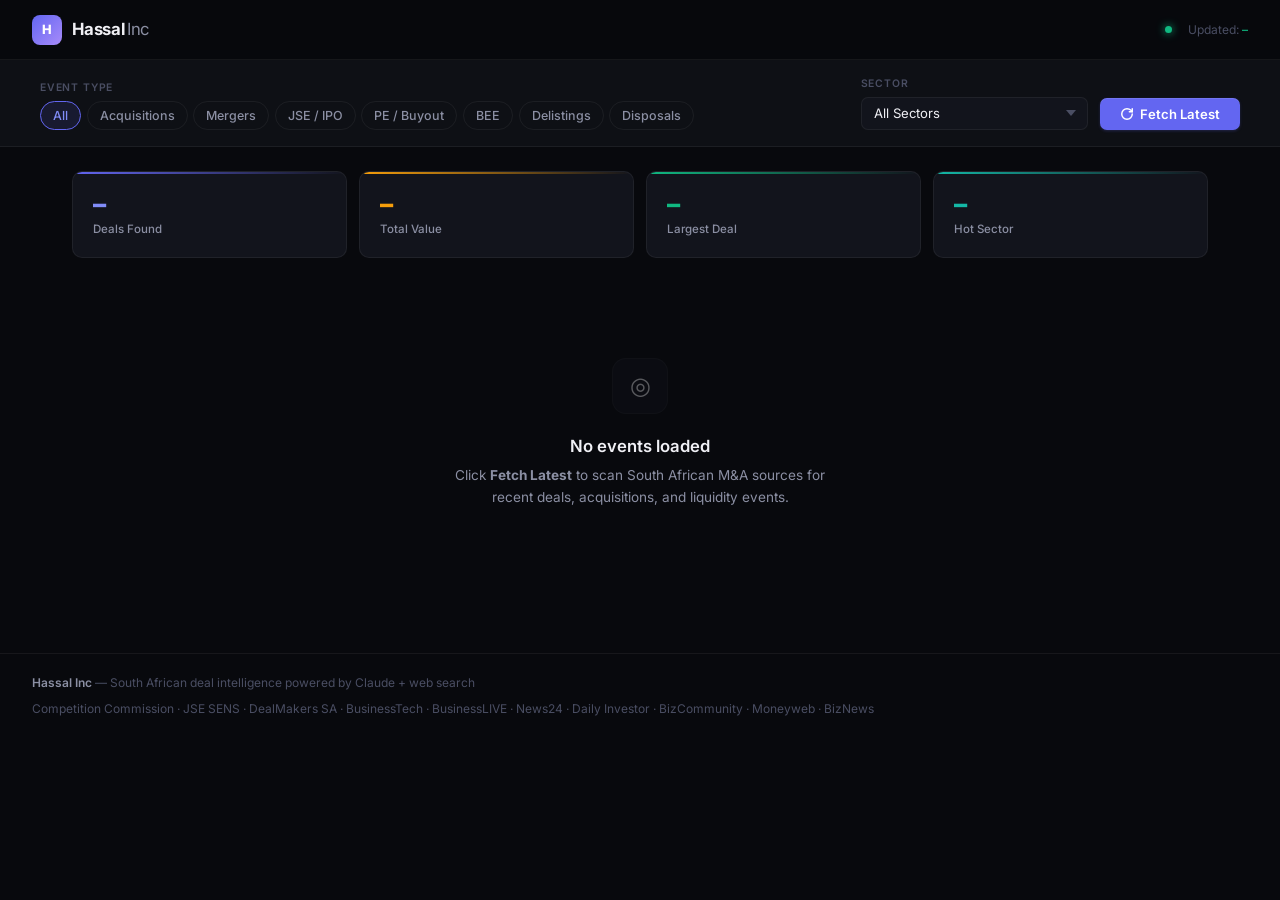
<file: public/index.html>
<!DOCTYPE html>
<html lang="en">
<head>
<meta charset="UTF-8">
<meta name="viewport" content="width=device-width, initial-scale=1.0">
<title>Hassal Inc — South African Deal Intelligence</title>
<link href="https://fonts.googleapis.com/css2?family=Inter:wght@300;400;500;600;700;800&display=swap" rel="stylesheet">
<style>
:root {
  --bg: #08090d;
  --bg2: #0e1015;
  --surface: #12141c;
  --surface2: #181b25;
  --surface3: #1e2130;
  --border: rgba(255,255,255,0.06);
  --border2: rgba(255,255,255,0.1);
  --accent: #6366f1;
  --accent-glow: rgba(99,102,241,0.12);
  --accent-light: #818cf8;
  --green: #10b981;
  --green-bg: rgba(16,185,129,0.1);
  --green-border: rgba(16,185,129,0.18);
  --red: #f43f5e;
  --red-bg: rgba(244,63,94,0.08);
  --red-border: rgba(244,63,94,0.18);
  --amber: #f59e0b;
  --amber-bg: rgba(245,158,11,0.08);
  --amber-border: rgba(245,158,11,0.18);
  --blue: #3b82f6;
  --blue-bg: rgba(59,130,246,0.08);
  --blue-border: rgba(59,130,246,0.18);
  --teal: #14b8a6;
  --teal-bg: rgba(20,184,166,0.08);
  --teal-border: rgba(20,184,166,0.18);
  --pink: #ec4899;
  --pink-bg: rgba(236,72,153,0.08);
  --pink-border: rgba(236,72,153,0.18);
  --purple: #a78bfa;
  --purple-bg: rgba(167,139,250,0.08);
  --purple-border: rgba(167,139,250,0.18);
  --text: #f0f0f5;
  --text2: #8b8fa3;
  --text3: #4a4e63;
  --r: 10px;
  --r-sm: 7px;
}

*, *::before, *::after { box-sizing: border-box; margin: 0; padding: 0; }
html { scroll-behavior: smooth; }

body {
  background: var(--bg);
  color: var(--text);
  font-family: 'Inter', -apple-system, sans-serif;
  min-height: 100vh;
  line-height: 1.5;
  -webkit-font-smoothing: antialiased;
}

/* ── HEADER ── */
.header {
  position: sticky; top: 0; z-index: 200;
  background: rgba(8,9,13,0.85);
  backdrop-filter: blur(16px); -webkit-backdrop-filter: blur(16px);
  border-bottom: 1px solid var(--border);
  padding: 0 2rem;
  height: 60px;
  display: flex; align-items: center; justify-content: space-between;
}

.logo { display: flex; align-items: center; gap: 0.65rem; text-decoration: none; }
.logo-mark {
  width: 30px; height: 30px;
  background: linear-gradient(135deg, var(--accent), var(--purple));
  border-radius: 8px;
  display: flex; align-items: center; justify-content: center;
  font-weight: 800; font-size: 0.8rem; color: white;
}
.logo-text { font-size: 1.05rem; font-weight: 700; color: var(--text); letter-spacing: -0.3px; }
.logo-text span { font-weight: 400; color: var(--text2); margin-left: 0.15rem; }

.header-right { display: flex; align-items: center; gap: 1rem; }
.header-ts { font-size: 0.75rem; color: var(--text3); }
.header-ts b { color: var(--green); font-weight: 500; }

.pulse-dot {
  width: 7px; height: 7px; border-radius: 50%;
  background: var(--green);
  box-shadow: 0 0 8px var(--green);
  animation: pulse 2.5s ease-in-out infinite;
}
@keyframes pulse { 0%,100%{opacity:1} 50%{opacity:0.35} }

/* ── CONTROLS ── */
.controls-wrap {
  background: var(--bg2);
  border-bottom: 1px solid var(--border);
  padding: 1rem 2rem;
}
.controls {
  max-width: 1200px; margin: 0 auto;
  display: flex; flex-wrap: wrap; gap: 0.75rem; align-items: flex-end;
}
.ctrl-group { display: flex; flex-direction: column; gap: 0.35rem; }
.ctrl-group.grow { flex: 1; min-width: 200px; }
.ctrl-label {
  font-size: 0.65rem; font-weight: 600; color: var(--text3);
  text-transform: uppercase; letter-spacing: 0.08em;
}

.chips { display: flex; gap: 0.35rem; flex-wrap: wrap; }
.chip {
  padding: 0.35rem 0.75rem;
  border: 1px solid var(--border);
  background: transparent;
  color: var(--text2);
  border-radius: 100px;
  font-size: 0.78rem;
  font-family: inherit;
  font-weight: 500;
  cursor: pointer;
  transition: all 0.15s;
  white-space: nowrap;
}
.chip:hover { border-color: var(--border2); color: var(--text); }
.chip.on {
  border-color: var(--accent);
  color: var(--accent-light);
  background: var(--accent-glow);
}

select {
  background: var(--surface);
  border: 1px solid var(--border);
  color: var(--text);
  padding: 0.45rem 2rem 0.45rem 0.75rem;
  border-radius: var(--r-sm);
  font-size: 0.82rem;
  font-family: inherit;
  cursor: pointer; outline: none;
  appearance: none;
  background-image: url("data:image/svg+xml,%3Csvg xmlns='http://www.w3.org/2000/svg' width='10' height='6'%3E%3Cpath d='M0 0l5 6 5-6z' fill='%234a4e63'/%3E%3C/svg%3E");
  background-repeat: no-repeat;
  background-position: right 0.65rem center;
  transition: border-color 0.15s;
}
select:focus { border-color: var(--accent); }

.fetch-btn {
  background: var(--accent);
  color: white;
  border: none;
  padding: 0.5rem 1.25rem;
  border-radius: var(--r-sm);
  font-size: 0.82rem;
  font-family: inherit;
  font-weight: 600;
  cursor: pointer;
  transition: all 0.15s;
  display: inline-flex; align-items: center; gap: 0.4rem;
  box-shadow: 0 1px 3px rgba(99,102,241,0.25), inset 0 1px 0 rgba(255,255,255,0.1);
}
.fetch-btn:hover { background: var(--accent-light); transform: translateY(-1px); box-shadow: 0 4px 12px rgba(99,102,241,0.3); }
.fetch-btn:active { transform: translateY(0); }
.fetch-btn:disabled { opacity: 0.5; cursor: not-allowed; transform: none; }
.fetch-btn svg { width: 14px; height: 14px; }

/* ── MAIN ── */
main { max-width: 1200px; margin: 0 auto; padding: 1.5rem 2rem 4rem; }

/* ── STATS ── */
.stats {
  display: grid; grid-template-columns: repeat(4, 1fr);
  gap: 0.75rem; margin-bottom: 1.25rem;
}
.stat {
  background: var(--surface);
  border: 1px solid var(--border);
  border-radius: var(--r);
  padding: 1.15rem 1.25rem;
  position: relative; overflow: hidden;
}
.stat::after {
  content: ''; position: absolute; top: 0; left: 0; right: 0; height: 2px;
}
.stat:nth-child(1)::after { background: linear-gradient(90deg, var(--accent), transparent); }
.stat:nth-child(2)::after { background: linear-gradient(90deg, var(--amber), transparent); }
.stat:nth-child(3)::after { background: linear-gradient(90deg, var(--green), transparent); }
.stat:nth-child(4)::after { background: linear-gradient(90deg, var(--teal), transparent); }

.stat-val {
  font-size: 1.65rem; font-weight: 800; letter-spacing: -0.03em;
  line-height: 1; margin-bottom: 0.3rem;
}
.stat:nth-child(1) .stat-val { color: var(--accent-light); }
.stat:nth-child(2) .stat-val { color: var(--amber); }
.stat:nth-child(3) .stat-val { color: var(--green); }
.stat:nth-child(4) .stat-val { color: var(--teal); }
.stat-lbl { font-size: 0.72rem; color: var(--text2); font-weight: 500; }

/* ── SUMMARY ── */
.summary {
  background: var(--accent-glow);
  border: 1px solid rgba(99,102,241,0.2);
  border-radius: var(--r);
  padding: 1.1rem 1.35rem;
  margin-bottom: 1.25rem;
}
.summary-hdr {
  font-size: 0.65rem; font-weight: 700; color: var(--accent-light);
  text-transform: uppercase; letter-spacing: 0.1em; margin-bottom: 0.5rem;
}
.summary-txt { font-size: 0.88rem; color: var(--text2); line-height: 1.7; }

/* ── ERROR ── */
.err-box {
  background: var(--red-bg); border: 1px solid var(--red-border); color: var(--red);
  padding: 0.85rem 1.15rem; border-radius: var(--r); font-size: 0.85rem; line-height: 1.6;
  margin-bottom: 1rem;
}

/* ── LOADER ── */
.loader { display: flex; flex-direction: column; align-items: center; padding: 5rem 0; gap: 1rem; }
.spinner {
  width: 28px; height: 28px;
  border: 2.5px solid var(--surface3);
  border-top-color: var(--accent);
  border-radius: 50%;
  animation: spin 0.6s linear infinite;
}
@keyframes spin { to { transform: rotate(360deg); } }
.loader-txt { font-size: 0.82rem; color: var(--text2); animation: fadePulse 1.5s ease-in-out infinite; }
@keyframes fadePulse { 0%,100%{opacity:0.4} 50%{opacity:1} }

/* ── FEED ── */
.feed-hdr {
  display: flex; align-items: center; justify-content: space-between;
  margin-bottom: 0.75rem;
}
.feed-lbl { font-size: 0.68rem; font-weight: 700; color: var(--text3); text-transform: uppercase; letter-spacing: 0.1em; }
.feed-count { font-size: 0.78rem; color: var(--accent-light); font-weight: 600; }

.cards { display: flex; flex-direction: column; gap: 0.5rem; }

/* ── DEAL CARD ── */
.card {
  display: grid; grid-template-columns: 3px 1fr auto;
  gap: 1rem; align-items: start;
  background: var(--surface);
  border: 1px solid var(--border);
  border-radius: var(--r);
  padding: 1.15rem 1.35rem;
  transition: all 0.2s;
  animation: fadeUp 0.3s ease forwards; opacity: 0;
}
@keyframes fadeUp { from{opacity:0;transform:translateY(6px)} to{opacity:1;transform:translateY(0)} }
.card:hover { border-color: var(--border2); background: var(--surface2); }

.card-bar { border-radius: 3px; min-height: 44px; }
.bar-acquisition { background: var(--green); }
.bar-merger { background: var(--blue); }
.bar-ipo { background: var(--teal); }
.bar-pe { background: var(--amber); }
.bar-buyout { background: var(--pink); }
.bar-bee { background: var(--purple); }
.bar-delisting { background: var(--red); }
.bar-disposal { background: var(--amber); }
.bar-restructuring { background: var(--blue); }

.card-top { display: flex; align-items: center; gap: 0.5rem; margin-bottom: 0.45rem; flex-wrap: wrap; }
.co-name { font-size: 0.95rem; font-weight: 700; color: var(--text); letter-spacing: -0.01em; }

.ev-tag {
  font-size: 0.62rem; font-weight: 700; padding: 0.15rem 0.5rem;
  border-radius: 100px; letter-spacing: 0.04em; text-transform: uppercase;
}
.tag-acquisition { background: var(--green-bg); color: var(--green); border: 1px solid var(--green-border); }
.tag-merger { background: var(--blue-bg); color: var(--blue); border: 1px solid var(--blue-border); }
.tag-ipo { background: var(--teal-bg); color: var(--teal); border: 1px solid var(--teal-border); }
.tag-pe { background: var(--amber-bg); color: var(--amber); border: 1px solid var(--amber-border); }
.tag-buyout { background: var(--pink-bg); color: var(--pink); border: 1px solid var(--pink-border); }
.tag-bee { background: var(--purple-bg); color: var(--purple); border: 1px solid var(--purple-border); }
.tag-delisting { background: var(--red-bg); color: var(--red); border: 1px solid var(--red-border); }
.tag-disposal { background: var(--amber-bg); color: var(--amber); border: 1px solid var(--amber-border); }
.tag-restructuring { background: var(--blue-bg); color: var(--blue); border: 1px solid var(--blue-border); }

.ev-desc { font-size: 0.84rem; color: var(--text2); line-height: 1.65; margin-bottom: 0.65rem; }

.ev-meta { display: flex; gap: 1.25rem; flex-wrap: wrap; }
.meta-item { display: flex; flex-direction: column; gap: 0.15rem; }
.meta-lbl { font-size: 0.62rem; font-weight: 600; color: var(--text3); text-transform: uppercase; letter-spacing: 0.06em; }
.meta-val { font-size: 0.82rem; color: var(--text); font-weight: 500; }
.meta-val.money { color: var(--green); font-weight: 700; }

.ev-date { font-size: 0.75rem; color: var(--text3); white-space: nowrap; padding-top: 0.15rem; font-weight: 500; }

/* ── VIEW TOGGLE ── */
.view-toggle { display: flex; gap: 2px; background: var(--surface); border: 1px solid var(--border); border-radius: var(--r-sm); padding: 2px; }
.vt-btn { background: none; border: none; color: var(--text3); cursor: pointer; padding: 0.3rem 0.45rem; border-radius: 5px; display: flex; align-items: center; transition: all 0.15s; }
.vt-btn:hover { color: var(--text2); }
.vt-btn.active { background: var(--surface3); color: var(--text); }

/* ── FEED FILTERS ── */
.feed-filters { display: flex; gap: 0.5rem; margin-bottom: 0.75rem; flex-wrap: wrap; }
.feed-search {
  flex: 1; min-width: 180px;
  background: var(--bg2); border: 1px solid var(--border); color: var(--text);
  padding: 0.45rem 0.75rem; border-radius: var(--r-sm);
  font-size: 0.82rem; font-family: inherit; outline: none; transition: border-color 0.15s;
}
.feed-search::placeholder { color: var(--text3); }
.feed-search:focus { border-color: var(--accent); }
.feed-filters select {
  background: var(--bg2); border: 1px solid var(--border); color: var(--text2);
  padding: 0.45rem 1.8rem 0.45rem 0.65rem; border-radius: var(--r-sm);
  font-size: 0.8rem; font-family: inherit; cursor: pointer; outline: none;
  appearance: none;
  background-image: url("data:image/svg+xml,%3Csvg xmlns='http://www.w3.org/2000/svg' width='10' height='6'%3E%3Cpath d='M0 0l5 6 5-6z' fill='%234a4e63'/%3E%3C/svg%3E");
  background-repeat: no-repeat; background-position: right 0.5rem center;
}

/* ── TABLE VIEW ── */
.deal-table {
  width: 100%; border-collapse: collapse;
  font-size: 0.82rem;
}
.deal-table th {
  text-align: left; padding: 0.6rem 0.75rem;
  font-size: 0.68rem; font-weight: 700; color: var(--text3);
  text-transform: uppercase; letter-spacing: 0.06em;
  border-bottom: 1px solid var(--border);
  background: var(--surface);
  position: sticky; top: 60px; z-index: 10;
}
.deal-table th.sortable { cursor: pointer; }
.deal-table th.sortable:hover { color: var(--accent-light); }
.deal-table th.sorted { color: var(--accent-light); }
.deal-table td {
  padding: 0.6rem 0.75rem;
  border-bottom: 1px solid var(--border);
  color: var(--text2);
  vertical-align: top;
}
.deal-table tr { transition: background 0.1s; }
.deal-table tr:hover { background: var(--surface); }
.deal-table .td-company { color: var(--text); font-weight: 600; }
.deal-table .td-value { color: var(--green); font-weight: 600; white-space: nowrap; }
.deal-table .td-date { color: var(--text3); white-space: nowrap; }

/* ── FEED FOOTER ── */
.feed-footer {
  display: flex; justify-content: space-between; align-items: center;
  margin-top: 1rem; padding-top: 0.75rem;
  border-top: 1px solid var(--border);
}
.showing-count { font-size: 0.78rem; color: var(--text3); }

/* ── EMPTY ── */
.empty { text-align: center; padding: 5rem 1rem; }
.empty-icon {
  width: 56px; height: 56px; margin: 0 auto 1.25rem;
  background: var(--surface); border: 1px solid var(--border); border-radius: 14px;
  display: flex; align-items: center; justify-content: center;
  font-size: 1.5rem; opacity: 0.35;
}
.empty-title { font-size: 1.05rem; font-weight: 600; margin-bottom: 0.4rem; }
.empty-sub { font-size: 0.85rem; color: var(--text2); max-width: 380px; margin: 0 auto; line-height: 1.6; }

/* ── FOOTER ── */
footer {
  border-top: 1px solid var(--border);
  padding: 1.25rem 2rem;
  display: flex; align-items: center; justify-content: space-between;
  font-size: 0.75rem; color: var(--text3); flex-wrap: wrap; gap: 0.5rem;
}
footer b { color: var(--text2); font-weight: 600; }

/* ── RESPONSIVE ── */
@media (max-width: 768px) {
  .header { padding: 0 1.25rem; }
  .controls-wrap { padding: 1rem 1.25rem; }
  main { padding: 1.25rem; }
  .stats { grid-template-columns: repeat(2, 1fr); }
  .card { grid-template-columns: 3px 1fr; }
  .ev-date { display: none; }
  footer { padding: 1rem 1.25rem; }
}
@media (max-width: 480px) {
  .stats { grid-template-columns: 1fr 1fr; gap: 0.5rem; }
  .stat { padding: 0.85rem; }
  .stat-val { font-size: 1.3rem; }
  .chips { gap: 0.25rem; }
  .chip { padding: 0.3rem 0.6rem; font-size: 0.72rem; }
}
</style>
</head>
<body>

<header class="header">
  <a href="/" class="logo">
    <div class="logo-mark">H</div>
    <div class="logo-text">Hassal<span>Inc</span></div>
  </a>
  <div class="header-right">
    <div class="pulse-dot"></div>
    <span class="header-ts">Updated: <b id="ts">–</b></span>
  </div>
</header>

<div class="controls-wrap">
  <div class="controls">
    <div class="ctrl-group grow">
      <div class="ctrl-label">Event Type</div>
      <div class="chips" id="chips">
        <button class="chip on" data-t="all">All</button>
        <button class="chip" data-t="acquisition">Acquisitions</button>
        <button class="chip" data-t="merger">Mergers</button>
        <button class="chip" data-t="ipo">JSE / IPO</button>
        <button class="chip" data-t="pe">PE / Buyout</button>
        <button class="chip" data-t="bee">BEE</button>
        <button class="chip" data-t="delisting">Delistings</button>
        <button class="chip" data-t="disposal">Disposals</button>
      </div>
    </div>
    <div class="ctrl-group">
      <div class="ctrl-label">Sector</div>
      <select id="sector">
        <option value="all sectors">All Sectors</option>
        <option value="technology">Technology</option>
        <option value="mining and resources">Mining & Resources</option>
        <option value="financial services">Financial Services</option>
        <option value="retail">Retail</option>
        <option value="healthcare">Healthcare</option>
        <option value="real estate and property">Real Estate & Property</option>
        <option value="agriculture">Agriculture</option>
        <option value="energy">Energy</option>
        <option value="telecommunications">Telecommunications</option>
        <option value="media">Media</option>
        <option value="construction and infrastructure">Construction & Infrastructure</option>
        <option value="manufacturing">Manufacturing</option>
        <option value="hospitality and tourism">Hospitality & Tourism</option>
        <option value="transport and logistics">Transport & Logistics</option>
      </select>
    </div>
    <div class="ctrl-group">
      <div class="ctrl-label">&nbsp;</div>
      <button class="fetch-btn" id="fetchBtn" onclick="go()">
        <svg viewBox="0 0 24 24" fill="none" stroke="currentColor" stroke-width="2.5" stroke-linecap="round" stroke-linejoin="round"><path d="M21 12a9 9 0 1 1-9-9c2.52 0 4.93 1 6.74 2.74L21 8"/><path d="M21 3v5h-5"/></svg>
        Fetch Latest
      </button>
    </div>
  </div>
</div>

<main>
  <div class="stats">
    <div class="stat"><div class="stat-val" id="sTotal">–</div><div class="stat-lbl">Deals Found</div></div>
    <div class="stat"><div class="stat-val" id="sValue">–</div><div class="stat-lbl">Total Value</div></div>
    <div class="stat"><div class="stat-val" id="sLargest">–</div><div class="stat-lbl">Largest Deal</div></div>
    <div class="stat"><div class="stat-val" id="sSector">–</div><div class="stat-lbl">Hot Sector</div></div>
  </div>

  <div class="summary" id="summaryBox" style="display:none">
    <div class="summary-hdr">Market Intelligence</div>
    <div class="summary-txt" id="summaryTxt"></div>
  </div>

  <div class="err-box" id="errBox" style="display:none"></div>

  <div class="loader" id="loader" style="display:none">
    <div class="spinner"></div>
    <div class="loader-txt" id="loaderTxt">Scanning deal intelligence…</div>
  </div>

  <div id="feed" style="display:none">
    <div class="feed-hdr">
      <span class="feed-lbl">Recent Liquidity Events</span>
      <div style="display:flex;align-items:center;gap:0.75rem;">
        <span class="feed-count" id="feedCnt"></span>
        <div class="view-toggle">
          <button class="vt-btn active" data-view="cards" onclick="setView('cards')" title="Card view">
            <svg width="14" height="14" viewBox="0 0 24 24" fill="none" stroke="currentColor" stroke-width="2"><rect x="3" y="3" width="7" height="7" rx="1"/><rect x="14" y="3" width="7" height="7" rx="1"/><rect x="3" y="14" width="7" height="7" rx="1"/><rect x="14" y="14" width="7" height="7" rx="1"/></svg>
          </button>
          <button class="vt-btn" data-view="table" onclick="setView('table')" title="Table view">
            <svg width="14" height="14" viewBox="0 0 24 24" fill="none" stroke="currentColor" stroke-width="2"><line x1="3" y1="6" x2="21" y2="6"/><line x1="3" y1="12" x2="21" y2="12"/><line x1="3" y1="18" x2="21" y2="18"/></svg>
          </button>
        </div>
      </div>
    </div>

    <div class="feed-filters" id="feedFilters">
      <input type="text" class="feed-search" id="feedSearch" placeholder="Search deals..." oninput="applyFilters()">
      <select id="feedTypeFilter" onchange="applyFilters()">
        <option value="">All types</option>
      </select>
      <select id="feedSectorFilter" onchange="applyFilters()">
        <option value="">All sectors</option>
      </select>
    </div>

    <div class="cards" id="cards"></div>
    <table class="deal-table" id="dealTable" style="display:none">
      <thead>
        <tr>
          <th class="sortable" onclick="sortTable('company')">Company</th>
          <th class="sortable" onclick="sortTable('type')">Type</th>
          <th class="sortable" onclick="sortTable('sector')">Sector</th>
          <th>Acquirer</th>
          <th class="sortable" onclick="sortTable('dealValue')">Value</th>
          <th class="sortable" onclick="sortTable('date')">Date</th>
        </tr>
      </thead>
      <tbody id="tableBody"></tbody>
    </table>

    <div class="feed-footer" id="feedFooter">
      <span class="showing-count" id="showingCount"></span>
      <button class="fetch-btn" id="loadMoreBtn" onclick="loadMore()" style="display:none">
        <svg viewBox="0 0 24 24" fill="none" stroke="currentColor" stroke-width="2.5" stroke-linecap="round" stroke-linejoin="round" width="14" height="14"><path d="M12 5v14M5 12l7 7 7-7"/></svg>
        Load More Deals
      </button>
    </div>
  </div>

  <div class="empty" id="empty">
    <div class="empty-icon">◎</div>
    <div class="empty-title">No events loaded</div>
    <div class="empty-sub">Click <strong>Fetch Latest</strong> to scan South African M&A sources for recent deals, acquisitions, and liquidity events.</div>
  </div>
</main>

<footer>
  <span><b>Hassal Inc</b> — South African deal intelligence powered by Claude + web search</span>
  <span>Competition Commission · JSE SENS · DealMakers SA · BusinessTech · BusinessLIVE · News24 · Daily Investor · BizCommunity · Moneyweb · BizNews</span>
</footer>

<script>
let activeType = 'all';
let allEvents = [];
let currentView = 'cards';
let sortCol = null;
let sortAsc = true;
let lastResult = null;

const phrases = [
  'Scanning SA deal flow…',
  'Searching M&A databases…',
  'Analyzing acquisition signals…',
  'Querying Competition Commission filings…',
  'Processing JSE SENS announcements…',
  'Checking DealMakers SA records…',
  'Compiling liquidity events…',
];

document.getElementById('chips').addEventListener('click', e => {
  const b = e.target.closest('.chip');
  if (!b) return;
  document.querySelectorAll('.chip').forEach(c => c.classList.remove('on'));
  b.classList.add('on');
  activeType = b.dataset.t;
});

function setView(view) {
  currentView = view;
  document.querySelectorAll('.vt-btn').forEach(b => b.classList.toggle('active', b.dataset.view === view));
  document.getElementById('cards').style.display = view === 'cards' ? 'flex' : 'none';
  document.getElementById('dealTable').style.display = view === 'table' ? 'table' : 'none';
  applyFilters();
}

function buildFilterOptions() {
  const types = [...new Set(allEvents.map(e => e.type).filter(Boolean))].sort();
  const sectors = [...new Set(allEvents.map(e => e.sector).filter(Boolean))].sort();
  const tf = document.getElementById('feedTypeFilter');
  const sf = document.getElementById('feedSectorFilter');
  tf.innerHTML = '<option value="">All types</option>' + types.map(t => `<option value="${t}">${t}</option>`).join('');
  sf.innerHTML = '<option value="">All sectors</option>' + sectors.map(s => `<option value="${s}">${s}</option>`).join('');
}

function applyFilters() {
  const search = document.getElementById('feedSearch').value.toLowerCase();
  const typeF = document.getElementById('feedTypeFilter').value;
  const sectorF = document.getElementById('feedSectorFilter').value;

  let filtered = allEvents.filter(ev => {
    if (typeF && ev.type !== typeF) return false;
    if (sectorF && ev.sector !== sectorF) return false;
    if (search) {
      const hay = `${ev.company} ${ev.description} ${ev.acquirer} ${ev.sector} ${ev.dealValue}`.toLowerCase();
      if (!hay.includes(search)) return false;
    }
    return true;
  });

  if (sortCol) {
    filtered.sort((a, b) => {
      const va = (a[sortCol] || '').toLowerCase();
      const vb = (b[sortCol] || '').toLowerCase();
      return sortAsc ? va.localeCompare(vb) : vb.localeCompare(va);
    });
  }

  renderCards(filtered);
  renderTable(filtered);
  document.getElementById('showingCount').textContent = `Showing ${filtered.length} of ${allEvents.length} deals`;
}

function sortTable(col) {
  if (sortCol === col) { sortAsc = !sortAsc; } else { sortCol = col; sortAsc = true; }
  document.querySelectorAll('.deal-table th').forEach(th => th.classList.remove('sorted'));
  event.target.closest('th').classList.add('sorted');
  applyFilters();
}

function renderCards(evs) {
  const cont = document.getElementById('cards');
  cont.innerHTML = '';
  evs.forEach((ev, i) => {
    const type = (ev.type || 'acquisition').toLowerCase().replace(/[^a-z]/g, '');
    const el = document.createElement('div');
    el.className = 'card';
    el.style.animationDelay = (i * 0.03) + 's';
    el.innerHTML = `
      <div class="card-bar bar-${type}"></div>
      <div>
        <div class="card-top">
          <span class="co-name">${x(ev.company)}</span>
          <span class="ev-tag tag-${type}">${x(ev.type)}</span>
        </div>
        <div class="ev-desc">${x(ev.description)}</div>
        <div class="ev-meta">
          ${ev.dealValue ? `<div class="meta-item"><div class="meta-lbl">Deal Value</div><div class="meta-val money">${x(ev.dealValue)}</div></div>` : ''}
          ${ev.acquirer && ev.acquirer !== 'N/A' ? `<div class="meta-item"><div class="meta-lbl">Acquirer</div><div class="meta-val">${x(ev.acquirer)}</div></div>` : ''}
          ${ev.sector ? `<div class="meta-item"><div class="meta-lbl">Sector</div><div class="meta-val">${x(ev.sector)}</div></div>` : ''}
        </div>
      </div>
      <div class="ev-date">${x(ev.date || '')}</div>
    `;
    cont.appendChild(el);
  });
}

function renderTable(evs) {
  const tbody = document.getElementById('tableBody');
  tbody.innerHTML = evs.map(ev => {
    const type = (ev.type || 'acquisition').toLowerCase().replace(/[^a-z]/g, '');
    return `<tr>
      <td class="td-company">${x(ev.company)}</td>
      <td><span class="ev-tag tag-${type}">${x(ev.type)}</span></td>
      <td>${x(ev.sector || '')}</td>
      <td>${x(ev.acquirer && ev.acquirer !== 'N/A' ? ev.acquirer : '–')}</td>
      <td class="td-value">${x(ev.dealValue || '–')}</td>
      <td class="td-date">${x(ev.date || '')}</td>
    </tr>`;
  }).join('');
}

async function go() {
  const btn = document.getElementById('fetchBtn');
  const sector = document.getElementById('sector').value;
  const typeStr = activeType === 'all'
    ? 'acquisitions, mergers, delistings, disposals, IPOs, private equity buyouts, BEE transactions, and leveraged buyouts'
    : activeType === 'delisting' ? 'delistings and voluntary removals from the JSE'
    : activeType === 'disposal' ? 'disposals, divestments, and asset sales'
    : activeType + 's';

  btn.disabled = true;
  btn.innerHTML = '<span class="spinner" style="width:14px;height:14px;border-width:2px;"></span> Scanning…';
  document.getElementById('loaderTxt').textContent = phrases[Math.floor(Math.random() * phrases.length)];
  show('loader'); hide('empty'); hide('feed'); hide('summaryBox'); hide('errBox');

  const today = new Date().toISOString().split('T')[0];

  const system = `SA M&A analyst. Use web search AND the Competition Commission decisions below to compile recent South African deals. Search these sources: BusinessTech, BusinessLIVE, News24 Business, Daily Investor, Business Report, BizCommunity, Moneyweb, BizNews, Fin24, JSE SENS, DealMakers SA. Return ONLY raw JSON:
{"summary":"2-3 sentences on SA deal trends","stats":{"totalDeals":0,"estimatedTotalValue":"R0","largestDeal":"","hotSector":""},"events":[{"company":"","type":"acquisition|merger|ipo|pe|buyout|bee|delisting|disposal|restructuring","description":"1-2 sentences","dealValue":"R0 or Undisclosed","sector":"","acquirer":"or N/A","date":"Mon YYYY"}]}
Return 10-15 events, mixing Competition Commission data with web search results. Only SA companies/assets. Today: ${today}.

COMPETITION COMMISSION SA MERGER DECISIONS (Jan-Apr 2026, from official PDF statements at compcom.co.za):

10 Apr: Fairfield Dairy/Ladismith Cheese—APPROVED W/CONDITIONS—Dairy|Tsebo Solutions/UCT Food Services—APPROVED W/CONDITIONS—Catering|GHN Resources/Goedehoop North Colliery(Thungela)—APPROVED—Coal Mining
02 Apr: Cape Forests/MTO Forestry+PG Bison Southern Cape—APPROVED W/CONDITIONS—Forestry/Timber|AttBid/RMB Holdings(Atterbury Property 38.5%)—APPROVED—Real Estate|WBHO Construction/Zamori 172(DPRO solar projects)—APPROVED—Construction/Renewable Energy|DHL Supply Chain/Vital Distribution+Staffing Logistics+Vital Fleet—APPROVED—Logistics
26 Mar: Midlands Mall(JBSA)/Liberty Midlands Mall(Liberty Group)—APPROVED W/CONDITIONS—Retail Property 77k sqm KZN|Super Group/Stucky Motors Chery Omoda Jaecoo Mbombela—APPROVED—Automotive|DHL/Vital Distribution—APPROVED—Logistics
11 Mar: Discovery Propco+Growthpoint/1 Discovery Place—APPROVED—Real Estate/Financial Services|Bevco(PepsiCo bottler)/Twizza—APPROVED W/CONDITIONS—Beverages/FMCG, ESOP conditions
05 Mar: TWK Investments/MTO North Lowveld forestry—APPROVED W/CONDITIONS—Forestry|CFAO Mobility/NMI Isuzu Johannesburg—APPROVED W/CONDITIONS—Automotive|Google/Wiz Inc—APPROVED—Cloud Security/Technology
27 Feb: Orient Victoria Capital+KP Partners/King Price Financial Services—APPROVED—Insurance/Fintech|IBM/Confluent Inc—APPROVED—Data Streaming/Technology|NEC Corporation/CSG Systems International—APPROVED—Telecom Software|RSI SmartCap/RSI North America(truck caps/canopies SA manufacturer)—APPROVED W/CONDITIONS—Automotive Parts
20 Feb: Epsidon Technology/Dax Data—APPROVED—ICT Distribution|Baker Hughes/Chart Industries(mine cooling systems SA)—APPROVED W/CONDITIONS—Energy Technology|Sangiro Fresh Chicken/Chickos Chicken—APPROVED—Poultry/Food|Pick n Pay Retailers/PnP Ballito Junction franchise—APPROVED—Grocery Retail|Intertoll(Gautrain)/GPR Leasing Africa(rail wagons)—APPROVED—Transport/Rail|Turner&Townsend/Profica Management—APPROVED—Construction Advisory
12 Feb: Curro Holdings/CAPMAC+Meridian Schools—APPROVED—Education|Norfund+Mahlako/Anthem Group Holdings—APPROVED—Renewable Energy(solar+wind IPP)|Exemplar REITail/Steelpoort Shopping Centre 30k sqm—APPROVED—Retail Property|Nexture(Investindustrial)/Frulact—APPROVED W/CONDITIONS—Food Ingredients Manufacturing|Vertice BidCo(Avacare/Amethis)/Vertice Medtech(Ethos PE)—APPROVED W/CONDITIONS—Healthcare Tech/Medical Devices
05 Feb: Carlyle Group/BASF Coatings Division(SA operations)—APPROVED—Chemicals/PE Buyout|Senwes Equipment/AMC Equipment(8 John Deere dealerships)—APPROVED—Agricultural Equipment|Datamine/Mineware Africa—APPROVED W/CONDITIONS—Mining Software|CDR Fund/Sealed Air Corporation—APPROVED—Packaging|Hollard Life/OMART insurance policy book(Old Mutual)—APPROVED—Insurance|BrillianceCare/L'Oréal Manufacturing Midrand—APPROVED W/CONDITIONS—Cosmetics/FMCG Manufacturing
29 Jan: Premier Group/RFG Holdings(Rhodes,Bull Brand,Squish)—APPROVED W/CONDITIONS—FMCG/Food Manufacturing,3yr no-retrenchment|GEPF(PIC)/CG Zinyana Africa(mining services+drones)—APPROVED—Mining Services|Exxaro(Cennergi)/Acciona Energy SA(solar Kathu+wind Gouda)—APPROVED—Renewable Energy|HPF Properties(Southern Sun)+Pareto(GEPF)/Sandton Sun+Convention Centre precinct—APPROVED—Hotels/Hospitality|Afrirent/Busmark 2000(in business rescue)—APPROVED—Bus Manufacturing|Redmont/Gunret Foods(KFC franchises)—APPROVED W/CONDITIONS—QSR|BrillianceCare/L'Oréal Manufacturing Midrand—APPROVED W/CONDITIONS—Cosmetics Manufacturing
22 Jan: STANLIB Infrastructure Fund II/Cassava Africa Data Centres SA—APPROVED—Digital Infrastructure/Data Centres|Super Group/Dig Earthmoving+Dig Mining+Dig Plant Hire—APPROVED—Mining Services/Plant Leasing|Motus Group/Penta Menlyn dealership(Chery,Suzuki)—APPROVED—Automotive Retail|Lone Star Fund XII/Hillenbrand Inc—APPROVED—Industrial Manufacturing/PE|Fairvest/Jozini Mall+Tugela Ferry Mall KZN—APPROVED—Retail Property`;

  try {
    const res = await fetch('/api/chat', {
      method: 'POST',
      headers: { 'Content-Type': 'application/json' },
      body: JSON.stringify({
        model: 'claude-haiku-4-5-20251001',
        max_tokens: 4000,
        system,
        messages: [{ role: 'user', content: `Find recent South African ${typeStr} in ${sector} from the last 90 days. Combine the Competition Commission decisions provided with web search results from BusinessTech, BusinessLIVE, News24 Business, Daily Investor, BizCommunity, Business Report, Moneyweb, BizNews, Fin24, JSE SENS, DealMakers SA. Include deal values where known. Return raw JSON only.` }],
        tools: [{ type: 'web_search_20250305', name: 'web_search' }]
      })
    });

    const data = await res.json();
    if (!res.ok) {
      throw new Error(data.error?.message || data.error || `HTTP ${res.status}`);
    }

    const tb = data.content.filter(b => b.type === 'text').pop();
    if (!tb?.text) throw new Error('No response received — please try again.');

    let raw = tb.text.trim().replace(/```json\n?|\n?```/g, '').trim();
    const s = raw.indexOf('{');
    if (s < 0) throw new Error('Could not parse response — please try again.');
    const result = repairJSON(raw.slice(s));
    render(result);
    document.getElementById('ts').textContent = new Date().toLocaleTimeString();

  } catch(err) {
    showErr(err.message);
    show('empty');
  } finally {
    btn.disabled = false;
    btn.innerHTML = '<svg viewBox="0 0 24 24" fill="none" stroke="currentColor" stroke-width="2.5" stroke-linecap="round" stroke-linejoin="round"><path d="M21 12a9 9 0 1 1-9-9c2.52 0 4.93 1 6.74 2.74L21 8"/><path d="M21 3v5h-5"/></svg> Fetch Latest';
    hide('loader');
  }
}

function render(d, append = false) {
  lastResult = d;
  document.getElementById('sTotal').textContent   = d.stats?.totalDeals ?? d.events?.length ?? '–';
  document.getElementById('sValue').textContent   = d.stats?.estimatedTotalValue ?? '–';
  document.getElementById('sLargest').textContent = d.stats?.largestDeal ?? '–';
  document.getElementById('sSector').textContent  = d.stats?.hotSector ?? '–';

  if (d.summary) {
    document.getElementById('summaryTxt').textContent = d.summary;
    show('summaryBox');
  }

  const evs = d.events || [];
  if (append) {
    // Deduplicate by company name
    const existing = new Set(allEvents.map(e => e.company?.toLowerCase()));
    evs.forEach(ev => {
      if (!existing.has(ev.company?.toLowerCase())) allEvents.push(ev);
    });
  } else {
    allEvents = [...evs];
  }

  document.getElementById('feedCnt').textContent = allEvents.length + ' deals';
  buildFilterOptions();
  applyFilters();

  // Show load more if stats say there are more deals
  const totalReported = d.stats?.totalDeals || 0;
  const loadMoreBtn = document.getElementById('loadMoreBtn');
  loadMoreBtn.style.display = (totalReported > allEvents.length) ? 'inline-flex' : 'none';

  show('feed');
}

async function loadMore() {
  const btn = document.getElementById('loadMoreBtn');
  btn.disabled = true;
  btn.innerHTML = '<span class="spinner" style="width:14px;height:14px;border-width:2px;"></span> Loading…';

  const today = new Date().toISOString().split('T')[0];
  const existing = allEvents.map(e => e.company).join(', ');

  try {
    const res = await fetch('/api/chat', {
      method: 'POST',
      headers: { 'Content-Type': 'application/json' },
      body: JSON.stringify({
        model: 'claude-haiku-4-5-20251001',
        max_tokens: 4000,
        system: `SA M&A analyst. Return ONLY raw JSON with more South African deals. Same format:
{"events":[{"company":"","type":"acquisition|merger|ipo|pe|buyout|bee|delisting|disposal|restructuring","description":"1-2 sentences","dealValue":"","sector":"","acquirer":"","date":""}]}
EXCLUDE these already-listed companies: ${existing}
Find DIFFERENT deals from Competition Commission SA, JSE SENS, BusinessTech, Moneyweb, BizNews, Fin24, BusinessLIVE, News24. Today: ${today}.`,
        messages: [{ role: 'user', content: `Find 10-15 MORE South African deals NOT already listed. Search for additional Competition Commission merger approvals, JSE transactions, PE deals, BEE transactions. Exclude: ${existing}. Return raw JSON only.` }],
        tools: [{ type: 'web_search_20250305', name: 'web_search' }]
      })
    });

    const data = await res.json();
    if (!res.ok) throw new Error(data.error?.message || data.error || `HTTP ${res.status}`);

    const tb = data.content.filter(b => b.type === 'text').pop();
    if (!tb?.text) throw new Error('No additional deals found.');

    let raw = tb.text.trim().replace(/```json\n?|\n?```/g, '').trim();
    const s = raw.indexOf('{'), e2 = raw.lastIndexOf('}');
    if (s < 0 || e2 < 0) throw new Error('Could not parse response.');
    const result = JSON.parse(raw.slice(s, e2 + 1));

    // Merge into existing
    const newEvs = result.events || [];
    const existingSet = new Set(allEvents.map(e => e.company?.toLowerCase()));
    newEvs.forEach(ev => {
      if (!existingSet.has(ev.company?.toLowerCase())) allEvents.push(ev);
    });

    document.getElementById('feedCnt').textContent = allEvents.length + ' deals';
    buildFilterOptions();
    applyFilters();
    document.getElementById('ts').textContent = new Date().toLocaleTimeString();

  } catch(err) {
    showErr('Load more: ' + err.message);
  } finally {
    btn.disabled = false;
    btn.innerHTML = '<svg viewBox="0 0 24 24" fill="none" stroke="currentColor" stroke-width="2.5" stroke-linecap="round" stroke-linejoin="round" width="14" height="14"><path d="M12 5v14M5 12l7 7 7-7"/></svg> Load More Deals';
    btn.style.display = 'inline-flex'; // Always show after first load-more
  }
}

function repairJSON(str) {
  // Try parsing as-is first
  try { return JSON.parse(str); } catch(e) {}

  // Truncated JSON — remove last incomplete element and close brackets
  let s = str;
  // Remove trailing incomplete object (no closing brace)
  s = s.replace(/,\s*\{[^}]*$/, '');
  // Remove trailing incomplete string value
  s = s.replace(/,\s*"[^"]*$/, '');
  // Count open brackets and close them
  let opens = 0, closes = 0;
  for (const c of s) { if (c === '[') opens++; if (c === ']') closes++; }
  for (let i = 0; i < opens - closes; i++) s += ']';
  opens = 0; closes = 0;
  for (const c of s) { if (c === '{') opens++; if (c === '}') closes++; }
  for (let i = 0; i < opens - closes; i++) s += '}';
  try { return JSON.parse(s); } catch(e) {}

  // Last resort: find the last complete event object
  const lastComplete = s.lastIndexOf('}');
  if (lastComplete > 0) {
    let truncated = s.slice(0, lastComplete + 1);
    opens = 0; closes = 0;
    for (const c of truncated) { if (c === '[') opens++; if (c === ']') closes++; }
    for (let i = 0; i < opens - closes; i++) truncated += ']';
    opens = 0; closes = 0;
    for (const c of truncated) { if (c === '{') opens++; if (c === '}') closes++; }
    for (let i = 0; i < opens - closes; i++) truncated += '}';
    try { return JSON.parse(truncated); } catch(e) {}
  }
  throw new Error('Could not parse response — please try again.');
}

function showErr(msg) { const e = document.getElementById('errBox'); e.textContent = msg; show('errBox'); }
function show(id) { document.getElementById(id).style.display = 'block'; }
function hide(id) { document.getElementById(id).style.display = 'none'; }
function x(s) {
  // Strip Claude citation tags like <cite index="1">...</cite> and <source>...</source>
  s = String(s||'').replace(/<cite[^>]*>.*?<\/cite>/gi, '').replace(/<\/?source[^>]*>/gi, '').replace(/<[^>]+>/g, '').trim();
  return s.replace(/&/g,'&amp;').replace(/</g,'&lt;').replace(/>/g,'&gt;').replace(/"/g,'&quot;');
}
</script>
</body>
</html>
</file>
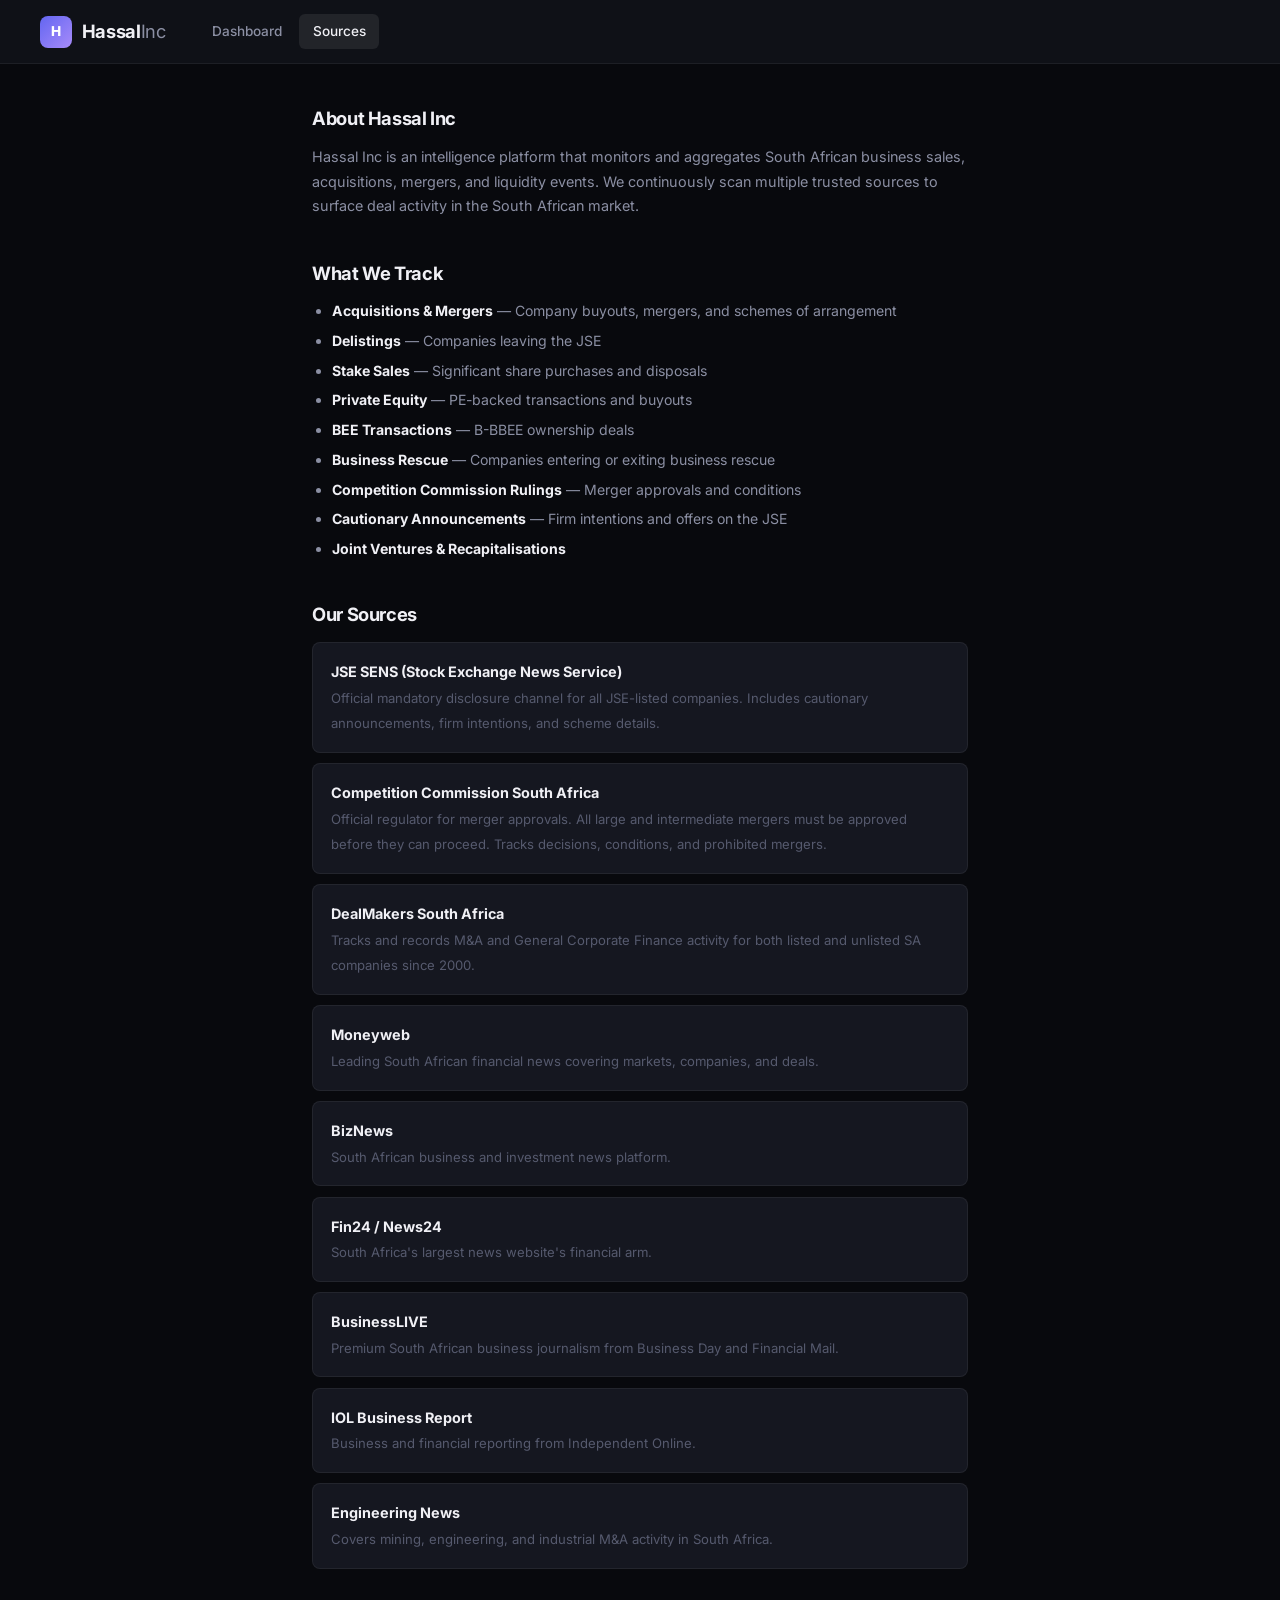
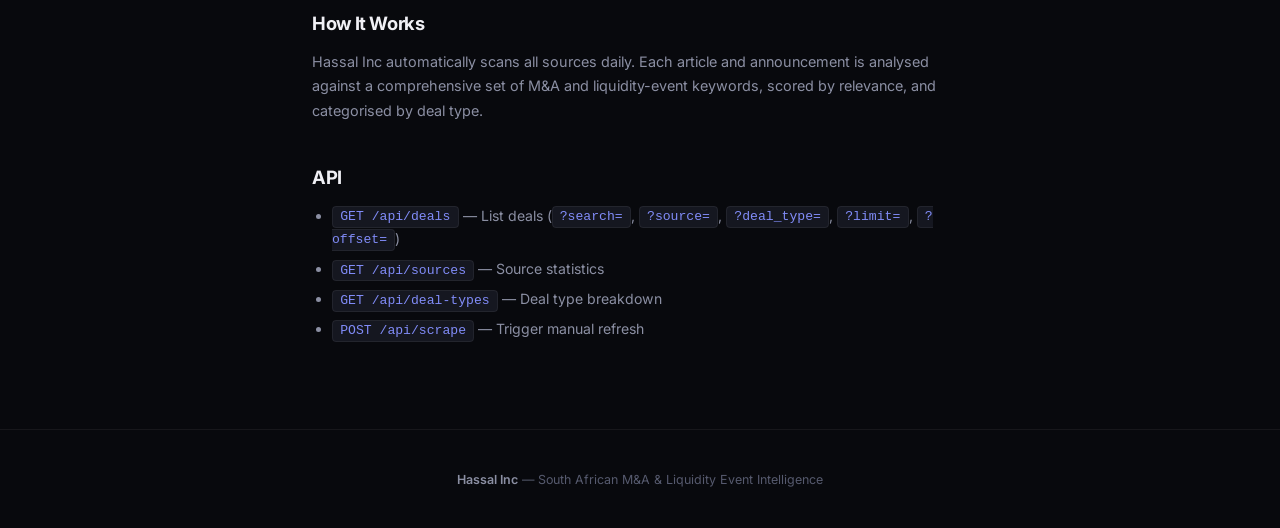
<file: templates/about.html>
<!DOCTYPE html>
<html lang="en">
<head>
    <meta charset="UTF-8">
    <meta name="viewport" content="width=device-width, initial-scale=1.0">
    <title>Sources — Hassal Inc</title>
    <link rel="stylesheet" href="/static/style.css">
</head>
<body>
    <header class="header">
        <div class="header-left">
            <a href="/" class="logo">
                <div class="logo-mark">H</div>
                <div class="logo-text">Hassal<span>Inc</span></div>
            </a>
            <nav>
                <a href="/">Dashboard</a>
                <a href="/about" class="active">Sources</a>
            </nav>
        </div>
    </header>

    <div class="about-content">
        <h2>About Hassal Inc</h2>
        <p>
            Hassal Inc is an intelligence platform that monitors and aggregates South African
            business sales, acquisitions, mergers, and liquidity events. We continuously scan
            multiple trusted sources to surface deal activity in the South African market.
        </p>

        <h2>What We Track</h2>
        <ul>
            <li><strong>Acquisitions &amp; Mergers</strong> &mdash; Company buyouts, mergers, and schemes of arrangement</li>
            <li><strong>Delistings</strong> &mdash; Companies leaving the JSE</li>
            <li><strong>Stake Sales</strong> &mdash; Significant share purchases and disposals</li>
            <li><strong>Private Equity</strong> &mdash; PE-backed transactions and buyouts</li>
            <li><strong>BEE Transactions</strong> &mdash; B-BBEE ownership deals</li>
            <li><strong>Business Rescue</strong> &mdash; Companies entering or exiting business rescue</li>
            <li><strong>Competition Commission Rulings</strong> &mdash; Merger approvals and conditions</li>
            <li><strong>Cautionary Announcements</strong> &mdash; Firm intentions and offers on the JSE</li>
            <li><strong>Joint Ventures &amp; Recapitalisations</strong></li>
        </ul>

        <h2>Our Sources</h2>

        <a class="source-link" href="https://www.jse.co.za/sens/sens-search" target="_blank">
            <strong>JSE SENS (Stock Exchange News Service)</strong><br>
            <span>Official mandatory disclosure channel for all JSE-listed companies. Includes cautionary announcements, firm intentions, and scheme details.</span>
        </a>

        <a class="source-link" href="https://www.compcom.co.za/mergers-and-acquisitions/" target="_blank">
            <strong>Competition Commission South Africa</strong><br>
            <span>Official regulator for merger approvals. All large and intermediate mergers must be approved before they can proceed. Tracks decisions, conditions, and prohibited mergers.</span>
        </a>

        <a class="source-link" href="https://www.dealmakerssouthafrica.com/" target="_blank">
            <strong>DealMakers South Africa</strong><br>
            <span>Tracks and records M&amp;A and General Corporate Finance activity for both listed and unlisted SA companies since 2000.</span>
        </a>

        <a class="source-link" href="https://www.moneyweb.co.za/" target="_blank">
            <strong>Moneyweb</strong><br>
            <span>Leading South African financial news covering markets, companies, and deals.</span>
        </a>

        <a class="source-link" href="https://www.biznews.com/" target="_blank">
            <strong>BizNews</strong><br>
            <span>South African business and investment news platform.</span>
        </a>

        <a class="source-link" href="https://www.news24.com/fin24/companies" target="_blank">
            <strong>Fin24 / News24</strong><br>
            <span>South Africa's largest news website's financial arm.</span>
        </a>

        <a class="source-link" href="https://www.businesslive.co.za/" target="_blank">
            <strong>BusinessLIVE</strong><br>
            <span>Premium South African business journalism from Business Day and Financial Mail.</span>
        </a>

        <a class="source-link" href="https://www.iol.co.za/business-report" target="_blank">
            <strong>IOL Business Report</strong><br>
            <span>Business and financial reporting from Independent Online.</span>
        </a>

        <a class="source-link" href="https://www.engineeringnews.co.za/" target="_blank">
            <strong>Engineering News</strong><br>
            <span>Covers mining, engineering, and industrial M&amp;A activity in South Africa.</span>
        </a>

        <h2>How It Works</h2>
        <p>
            Hassal Inc automatically scans all sources daily. Each article and announcement
            is analysed against a comprehensive set of M&amp;A and liquidity-event keywords,
            scored by relevance, and categorised by deal type.
        </p>

        <h2>API</h2>
        <ul>
            <li><code>GET /api/deals</code> &mdash; List deals (<code>?search=</code>, <code>?source=</code>, <code>?deal_type=</code>, <code>?limit=</code>, <code>?offset=</code>)</li>
            <li><code>GET /api/sources</code> &mdash; Source statistics</li>
            <li><code>GET /api/deal-types</code> &mdash; Deal type breakdown</li>
            <li><code>POST /api/scrape</code> &mdash; Trigger manual refresh</li>
        </ul>
    </div>

    <footer class="footer">
        <p><span class="footer-brand">Hassal Inc</span> &mdash; South African M&amp;A &amp; Liquidity Event Intelligence</p>
    </footer>
</body>
</html>
</file>
<file: static/style.css>
@import url('https://fonts.googleapis.com/css2?family=Inter:wght@300;400;500;600;700;800&display=swap');

:root {
    --bg: #08090d;
    --bg-elevated: #0f1117;
    --bg-card: #151720;
    --bg-card-hover: #1a1d2b;
    --bg-input: #111320;
    --border: rgba(255,255,255,0.06);
    --border-hover: rgba(255,255,255,0.12);
    --text: #f0f0f5;
    --text-secondary: #8b8fa3;
    --text-tertiary: #565a6e;
    --accent: #6366f1;
    --accent-glow: rgba(99,102,241,0.15);
    --accent-hover: #818cf8;
    --red: #f43f5e;
    --red-bg: rgba(244,63,94,0.1);
    --red-border: rgba(244,63,94,0.2);
    --green: #10b981;
    --green-bg: rgba(16,185,129,0.1);
    --green-border: rgba(16,185,129,0.2);
    --amber: #f59e0b;
    --amber-bg: rgba(245,158,11,0.1);
    --amber-border: rgba(245,158,11,0.2);
    --blue: #3b82f6;
    --blue-bg: rgba(59,130,246,0.1);
    --blue-border: rgba(59,130,246,0.2);
    --purple: #a78bfa;
    --purple-bg: rgba(167,139,250,0.1);
    --purple-border: rgba(167,139,250,0.2);
    --radius: 12px;
    --radius-sm: 8px;
    --radius-xs: 6px;
    --shadow: 0 1px 3px rgba(0,0,0,0.3), 0 1px 2px rgba(0,0,0,0.2);
    --shadow-lg: 0 10px 40px rgba(0,0,0,0.4);
}

* { margin: 0; padding: 0; box-sizing: border-box; }

body {
    font-family: 'Inter', -apple-system, BlinkMacSystemFont, sans-serif;
    background: var(--bg);
    color: var(--text);
    line-height: 1.6;
    -webkit-font-smoothing: antialiased;
    -moz-osx-font-smoothing: grayscale;
}

a { color: var(--accent-hover); text-decoration: none; transition: color 0.15s; }
a:hover { color: var(--text); }

/* ═══ HEADER ═══ */
.header {
    background: var(--bg-elevated);
    border-bottom: 1px solid var(--border);
    padding: 0 2.5rem;
    height: 64px;
    display: flex;
    justify-content: space-between;
    align-items: center;
    position: sticky;
    top: 0;
    z-index: 100;
    backdrop-filter: blur(12px);
    -webkit-backdrop-filter: blur(12px);
}

.header-left {
    display: flex;
    align-items: center;
    gap: 2rem;
}

.logo {
    display: flex;
    align-items: center;
    gap: 0.6rem;
}

.logo-mark {
    width: 32px;
    height: 32px;
    background: linear-gradient(135deg, var(--accent), #a78bfa);
    border-radius: 8px;
    display: flex;
    align-items: center;
    justify-content: center;
    font-weight: 800;
    font-size: 0.85rem;
    color: white;
    letter-spacing: -0.5px;
}

.logo-text {
    font-size: 1.15rem;
    font-weight: 700;
    letter-spacing: -0.3px;
    color: var(--text);
}

.logo-text span {
    font-weight: 400;
    color: var(--text-secondary);
}

nav {
    display: flex;
    gap: 0.25rem;
}

nav a {
    color: var(--text-secondary);
    font-size: 0.85rem;
    font-weight: 500;
    padding: 0.4rem 0.85rem;
    border-radius: var(--radius-xs);
    transition: all 0.15s;
}

nav a:hover {
    color: var(--text);
    background: rgba(255,255,255,0.05);
}

nav a.active {
    color: var(--text);
    background: rgba(255,255,255,0.08);
}

.header-right {
    display: flex;
    align-items: center;
    gap: 1rem;
}

.last-updated {
    font-size: 0.78rem;
    color: var(--text-tertiary);
}

.btn {
    display: inline-flex;
    align-items: center;
    gap: 0.4rem;
    padding: 0.5rem 1rem;
    border-radius: var(--radius-sm);
    border: none;
    cursor: pointer;
    font-size: 0.82rem;
    font-weight: 600;
    font-family: inherit;
    transition: all 0.15s;
    letter-spacing: -0.01em;
}

.btn-primary {
    background: var(--accent);
    color: white;
    box-shadow: 0 1px 2px rgba(99,102,241,0.3), inset 0 1px 0 rgba(255,255,255,0.1);
}

.btn-primary:hover {
    background: var(--accent-hover);
    transform: translateY(-1px);
    box-shadow: 0 4px 12px rgba(99,102,241,0.3), inset 0 1px 0 rgba(255,255,255,0.1);
}

.btn-primary:active {
    transform: translateY(0);
}

.btn-primary:disabled {
    opacity: 0.6;
    cursor: not-allowed;
    transform: none;
}

.btn svg {
    width: 14px;
    height: 14px;
}

/* ═══ HERO STATS ═══ */
.hero {
    background: var(--bg-elevated);
    border-bottom: 1px solid var(--border);
    padding: 2rem 2.5rem;
}

.hero-inner {
    max-width: 1400px;
    margin: 0 auto;
}

.hero-title {
    font-size: 0.75rem;
    font-weight: 600;
    text-transform: uppercase;
    letter-spacing: 0.08em;
    color: var(--text-tertiary);
    margin-bottom: 1.25rem;
}

.stats-grid {
    display: grid;
    grid-template-columns: repeat(4, 1fr);
    gap: 1rem;
}

.stat {
    background: var(--bg-card);
    border: 1px solid var(--border);
    border-radius: var(--radius);
    padding: 1.25rem 1.5rem;
    position: relative;
    overflow: hidden;
}

.stat::before {
    content: '';
    position: absolute;
    top: 0;
    left: 0;
    right: 0;
    height: 2px;
}

.stat:nth-child(1)::before { background: linear-gradient(90deg, var(--accent), transparent); }
.stat:nth-child(2)::before { background: linear-gradient(90deg, var(--green), transparent); }
.stat:nth-child(3)::before { background: linear-gradient(90deg, var(--amber), transparent); }
.stat:nth-child(4)::before { background: linear-gradient(90deg, var(--purple), transparent); }

.stat-value {
    font-size: 2rem;
    font-weight: 800;
    letter-spacing: -0.04em;
    line-height: 1;
    margin-bottom: 0.35rem;
}

.stat:nth-child(1) .stat-value { color: var(--accent-hover); }
.stat:nth-child(2) .stat-value { color: var(--green); }
.stat:nth-child(3) .stat-value { color: var(--amber); }
.stat:nth-child(4) .stat-value { color: var(--purple); }

.stat-label {
    font-size: 0.78rem;
    color: var(--text-secondary);
    font-weight: 500;
}

/* ═══ MAIN LAYOUT ═══ */
.container {
    max-width: 1400px;
    margin: 0 auto;
    padding: 1.5rem 2.5rem 3rem;
}

.layout {
    display: grid;
    grid-template-columns: 1fr 280px;
    gap: 1.5rem;
}

/* ═══ FILTERS ═══ */
.filters {
    display: flex;
    gap: 0.75rem;
    margin-bottom: 1.25rem;
    flex-wrap: wrap;
}

.filter-input {
    flex: 1;
    min-width: 240px;
    position: relative;
}

.filter-input svg {
    position: absolute;
    left: 0.85rem;
    top: 50%;
    transform: translateY(-50%);
    width: 16px;
    height: 16px;
    color: var(--text-tertiary);
    pointer-events: none;
}

.filter-input input {
    width: 100%;
    background: var(--bg-input);
    border: 1px solid var(--border);
    color: var(--text);
    padding: 0.6rem 0.85rem 0.6rem 2.5rem;
    border-radius: var(--radius-sm);
    font-size: 0.85rem;
    font-family: inherit;
    transition: all 0.15s;
}

.filter-input input::placeholder {
    color: var(--text-tertiary);
}

.filter-input input:focus {
    outline: none;
    border-color: var(--accent);
    box-shadow: 0 0 0 3px var(--accent-glow);
}

.filters select {
    background: var(--bg-input);
    border: 1px solid var(--border);
    color: var(--text-secondary);
    padding: 0.6rem 2rem 0.6rem 0.85rem;
    border-radius: var(--radius-sm);
    font-size: 0.85rem;
    font-family: inherit;
    cursor: pointer;
    appearance: none;
    background-image: url("data:image/svg+xml,%3Csvg xmlns='http://www.w3.org/2000/svg' width='12' height='12' viewBox='0 0 24 24' fill='none' stroke='%23565a6e' stroke-width='2' stroke-linecap='round' stroke-linejoin='round'%3E%3Cpath d='m6 9 6 6 6-6'/%3E%3C/svg%3E");
    background-repeat: no-repeat;
    background-position: right 0.7rem center;
    transition: all 0.15s;
}

.filters select:focus {
    outline: none;
    border-color: var(--accent);
    box-shadow: 0 0 0 3px var(--accent-glow);
}

/* ═══ DEAL CARDS ═══ */
.deals-list {
    display: flex;
    flex-direction: column;
    gap: 0.5rem;
}

.deal {
    background: var(--bg-card);
    border: 1px solid var(--border);
    border-radius: var(--radius);
    padding: 1.15rem 1.35rem;
    transition: all 0.2s;
    position: relative;
}

.deal:hover {
    background: var(--bg-card-hover);
    border-color: var(--border-hover);
}

.deal-top {
    display: flex;
    align-items: flex-start;
    justify-content: space-between;
    gap: 1rem;
    margin-bottom: 0.5rem;
}

.deal-title {
    font-size: 0.95rem;
    font-weight: 600;
    line-height: 1.4;
    letter-spacing: -0.01em;
}

.deal-title a {
    color: var(--text);
    transition: color 0.15s;
}

.deal-title a:hover {
    color: var(--accent-hover);
}

.deal-score {
    flex-shrink: 0;
    width: 32px;
    height: 32px;
    border-radius: 50%;
    display: flex;
    align-items: center;
    justify-content: center;
    font-size: 0.72rem;
    font-weight: 700;
    background: var(--green-bg);
    color: var(--green);
    border: 1px solid var(--green-border);
}

.deal-score.high {
    background: var(--accent-glow);
    color: var(--accent-hover);
    border-color: rgba(99,102,241,0.3);
}

.deal-summary {
    color: var(--text-secondary);
    font-size: 0.84rem;
    line-height: 1.55;
    margin-bottom: 0.65rem;
    display: -webkit-box;
    -webkit-line-clamp: 2;
    -webkit-box-orient: vertical;
    overflow: hidden;
}

.deal-tags {
    display: flex;
    gap: 0.4rem;
    flex-wrap: wrap;
    align-items: center;
}

.tag {
    display: inline-flex;
    align-items: center;
    padding: 0.18rem 0.55rem;
    border-radius: 100px;
    font-size: 0.7rem;
    font-weight: 600;
    letter-spacing: 0.01em;
}

.tag-type {
    background: var(--red-bg);
    color: var(--red);
    border: 1px solid var(--red-border);
}

.tag-source {
    background: var(--blue-bg);
    color: var(--blue);
    border: 1px solid var(--blue-border);
}

.tag-company {
    background: var(--amber-bg);
    color: var(--amber);
    border: 1px solid var(--amber-border);
}

.deal-footer {
    display: flex;
    justify-content: space-between;
    align-items: center;
    margin-top: 0.6rem;
    padding-top: 0.6rem;
    border-top: 1px solid var(--border);
}

.deal-date {
    font-size: 0.75rem;
    color: var(--text-tertiary);
    font-weight: 500;
}

.deal-keywords {
    font-size: 0.72rem;
    color: var(--text-tertiary);
    max-width: 50%;
    text-align: right;
    white-space: nowrap;
    overflow: hidden;
    text-overflow: ellipsis;
}

/* ═══ SIDEBAR ═══ */
.sidebar {
    display: flex;
    flex-direction: column;
    gap: 0.75rem;
    position: sticky;
    top: 80px;
    height: fit-content;
}

.sidebar-card {
    background: var(--bg-card);
    border: 1px solid var(--border);
    border-radius: var(--radius);
    overflow: hidden;
}

.sidebar-card-header {
    padding: 0.85rem 1rem;
    border-bottom: 1px solid var(--border);
    font-size: 0.72rem;
    font-weight: 700;
    text-transform: uppercase;
    letter-spacing: 0.08em;
    color: var(--text-tertiary);
}

.sidebar-item {
    display: flex;
    justify-content: space-between;
    align-items: center;
    padding: 0.55rem 1rem;
    border-bottom: 1px solid var(--border);
    font-size: 0.82rem;
    transition: background 0.1s;
}

.sidebar-item:last-child { border-bottom: none; }

.sidebar-item:hover {
    background: rgba(255,255,255,0.02);
}

.sidebar-item-label {
    color: var(--text-secondary);
    font-weight: 500;
}

.sidebar-item-value {
    font-weight: 700;
    font-size: 0.82rem;
    color: var(--text);
    background: rgba(255,255,255,0.05);
    padding: 0.15rem 0.5rem;
    border-radius: 100px;
}

.sidebar-sources {
    padding: 0.75rem 1rem;
}

.sidebar-sources .source-dot {
    display: flex;
    align-items: center;
    gap: 0.5rem;
    padding: 0.3rem 0;
    font-size: 0.8rem;
    color: var(--text-secondary);
}

.source-dot::before {
    content: '';
    width: 6px;
    height: 6px;
    border-radius: 50%;
    background: var(--green);
    flex-shrink: 0;
}

/* ═══ EMPTY STATE ═══ */
.empty-state {
    text-align: center;
    padding: 5rem 2rem;
}

.empty-icon {
    width: 64px;
    height: 64px;
    border-radius: 16px;
    background: var(--bg-card);
    border: 1px solid var(--border);
    display: flex;
    align-items: center;
    justify-content: center;
    margin: 0 auto 1.25rem;
}

.empty-icon svg {
    width: 28px;
    height: 28px;
    color: var(--text-tertiary);
}

.empty-state h3 {
    font-size: 1.1rem;
    font-weight: 600;
    margin-bottom: 0.5rem;
    color: var(--text);
}

.empty-state p {
    color: var(--text-secondary);
    font-size: 0.88rem;
    max-width: 420px;
    margin: 0 auto 1.5rem;
    line-height: 1.6;
}

/* ═══ FOOTER ═══ */
.footer {
    text-align: center;
    padding: 2.5rem 2rem;
    color: var(--text-tertiary);
    font-size: 0.78rem;
    border-top: 1px solid var(--border);
    margin-top: 2rem;
}

.footer-brand {
    font-weight: 600;
    color: var(--text-secondary);
}

.footer p + p {
    margin-top: 0.35rem;
}

/* ═══ ABOUT PAGE ═══ */
.about-content {
    max-width: 720px;
    margin: 0 auto;
    padding: 2.5rem 2rem;
}

.about-content h2 {
    font-size: 1.15rem;
    font-weight: 700;
    letter-spacing: -0.02em;
    margin: 2.5rem 0 0.75rem;
    color: var(--text);
}

.about-content h2:first-of-type {
    margin-top: 0;
}

.about-content p {
    color: var(--text-secondary);
    font-size: 0.9rem;
    line-height: 1.7;
    margin-bottom: 0.75rem;
}

.about-content ul {
    padding-left: 1.25rem;
    margin: 0.5rem 0 1rem;
}

.about-content li {
    color: var(--text-secondary);
    font-size: 0.88rem;
    margin: 0.45rem 0;
    line-height: 1.6;
}

.about-content li strong {
    color: var(--text);
}

.about-content code {
    background: var(--bg-card);
    border: 1px solid var(--border);
    padding: 0.15rem 0.45rem;
    border-radius: 4px;
    font-size: 0.82rem;
    color: var(--accent-hover);
}

.source-link {
    display: block;
    padding: 1rem 1.15rem;
    background: var(--bg-card);
    border: 1px solid var(--border);
    border-radius: var(--radius-sm);
    margin: 0.65rem 0;
    transition: all 0.15s;
}

.source-link:hover {
    border-color: var(--border-hover);
    background: var(--bg-card-hover);
}

.source-link strong {
    color: var(--text);
    font-size: 0.9rem;
}

.source-link span {
    color: var(--text-tertiary);
    font-size: 0.82rem;
    line-height: 1.5;
}

/* ═══ SPINNER ═══ */
.spinner {
    display: inline-block;
    width: 14px;
    height: 14px;
    border: 2px solid rgba(255,255,255,0.2);
    border-top-color: white;
    border-radius: 50%;
    animation: spin 0.5s linear infinite;
    margin-left: 0.35rem;
    vertical-align: middle;
}

@keyframes spin { to { transform: rotate(360deg); } }

/* ═══ TOAST ═══ */
.toast {
    position: fixed;
    bottom: 1.5rem;
    right: 1.5rem;
    background: var(--bg-card);
    border: 1px solid var(--border);
    border-radius: var(--radius-sm);
    padding: 0.85rem 1.25rem;
    font-size: 0.85rem;
    color: var(--text);
    box-shadow: var(--shadow-lg);
    z-index: 1000;
    transform: translateY(120%);
    opacity: 0;
    transition: all 0.3s cubic-bezier(0.16, 1, 0.3, 1);
}

.toast.show {
    transform: translateY(0);
    opacity: 1;
}

.toast.success { border-color: var(--green-border); }
.toast.error { border-color: var(--red-border); }

/* ═══ RESPONSIVE ═══ */
@media (max-width: 1024px) {
    .layout { grid-template-columns: 1fr; }
    .sidebar { position: static; }
    .header { padding: 0 1.5rem; }
    .hero { padding: 1.5rem; }
    .container { padding: 1.25rem 1.5rem 2rem; }
}

@media (max-width: 768px) {
    .stats-grid { grid-template-columns: repeat(2, 1fr); }
    .header { height: auto; padding: 1rem 1.25rem; flex-direction: column; gap: 0.75rem; }
    .header-left { flex-direction: column; align-items: flex-start; gap: 0.5rem; width: 100%; }
    .header-right { width: 100%; justify-content: space-between; }
    .container { padding: 1rem; }
    .hero { padding: 1.25rem 1rem; }
}

@media (max-width: 480px) {
    .stats-grid { grid-template-columns: 1fr 1fr; gap: 0.5rem; }
    .stat { padding: 1rem; }
    .stat-value { font-size: 1.5rem; }
    .filters { flex-direction: column; }
}
</file>
